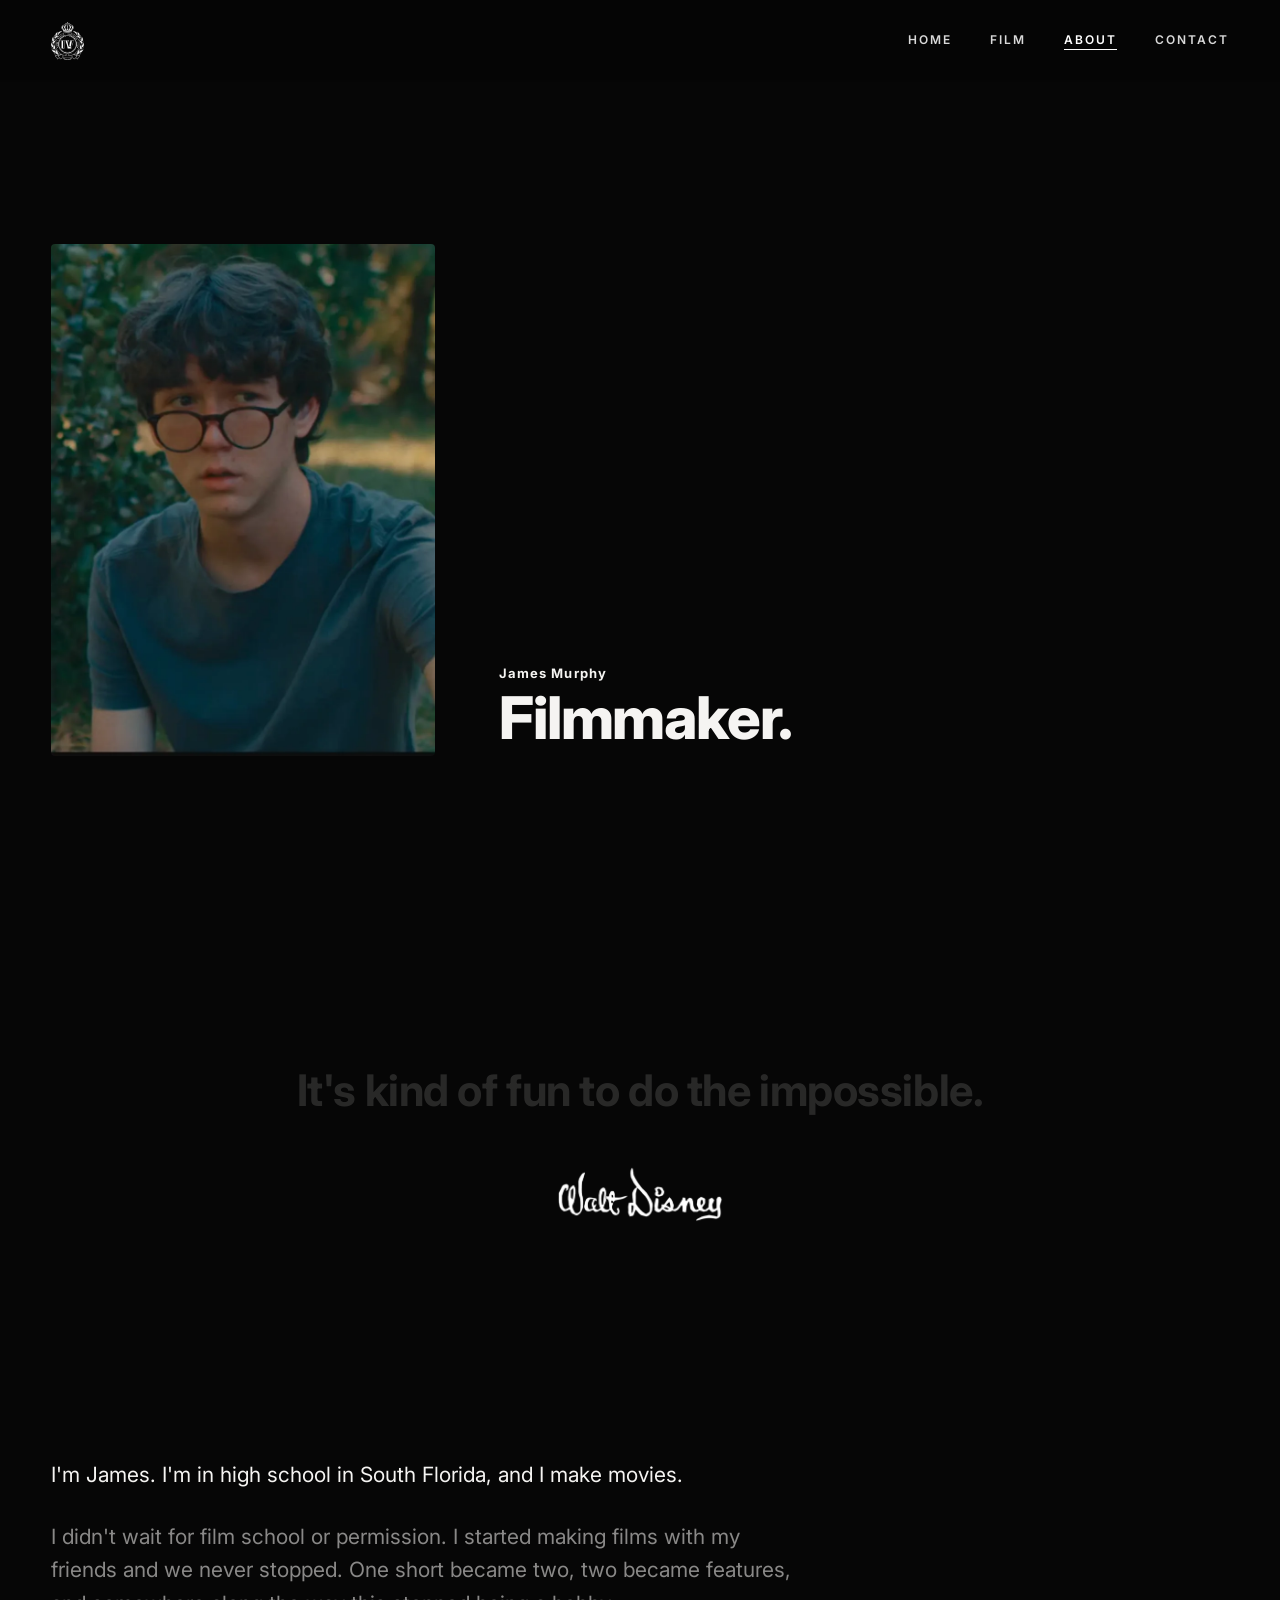
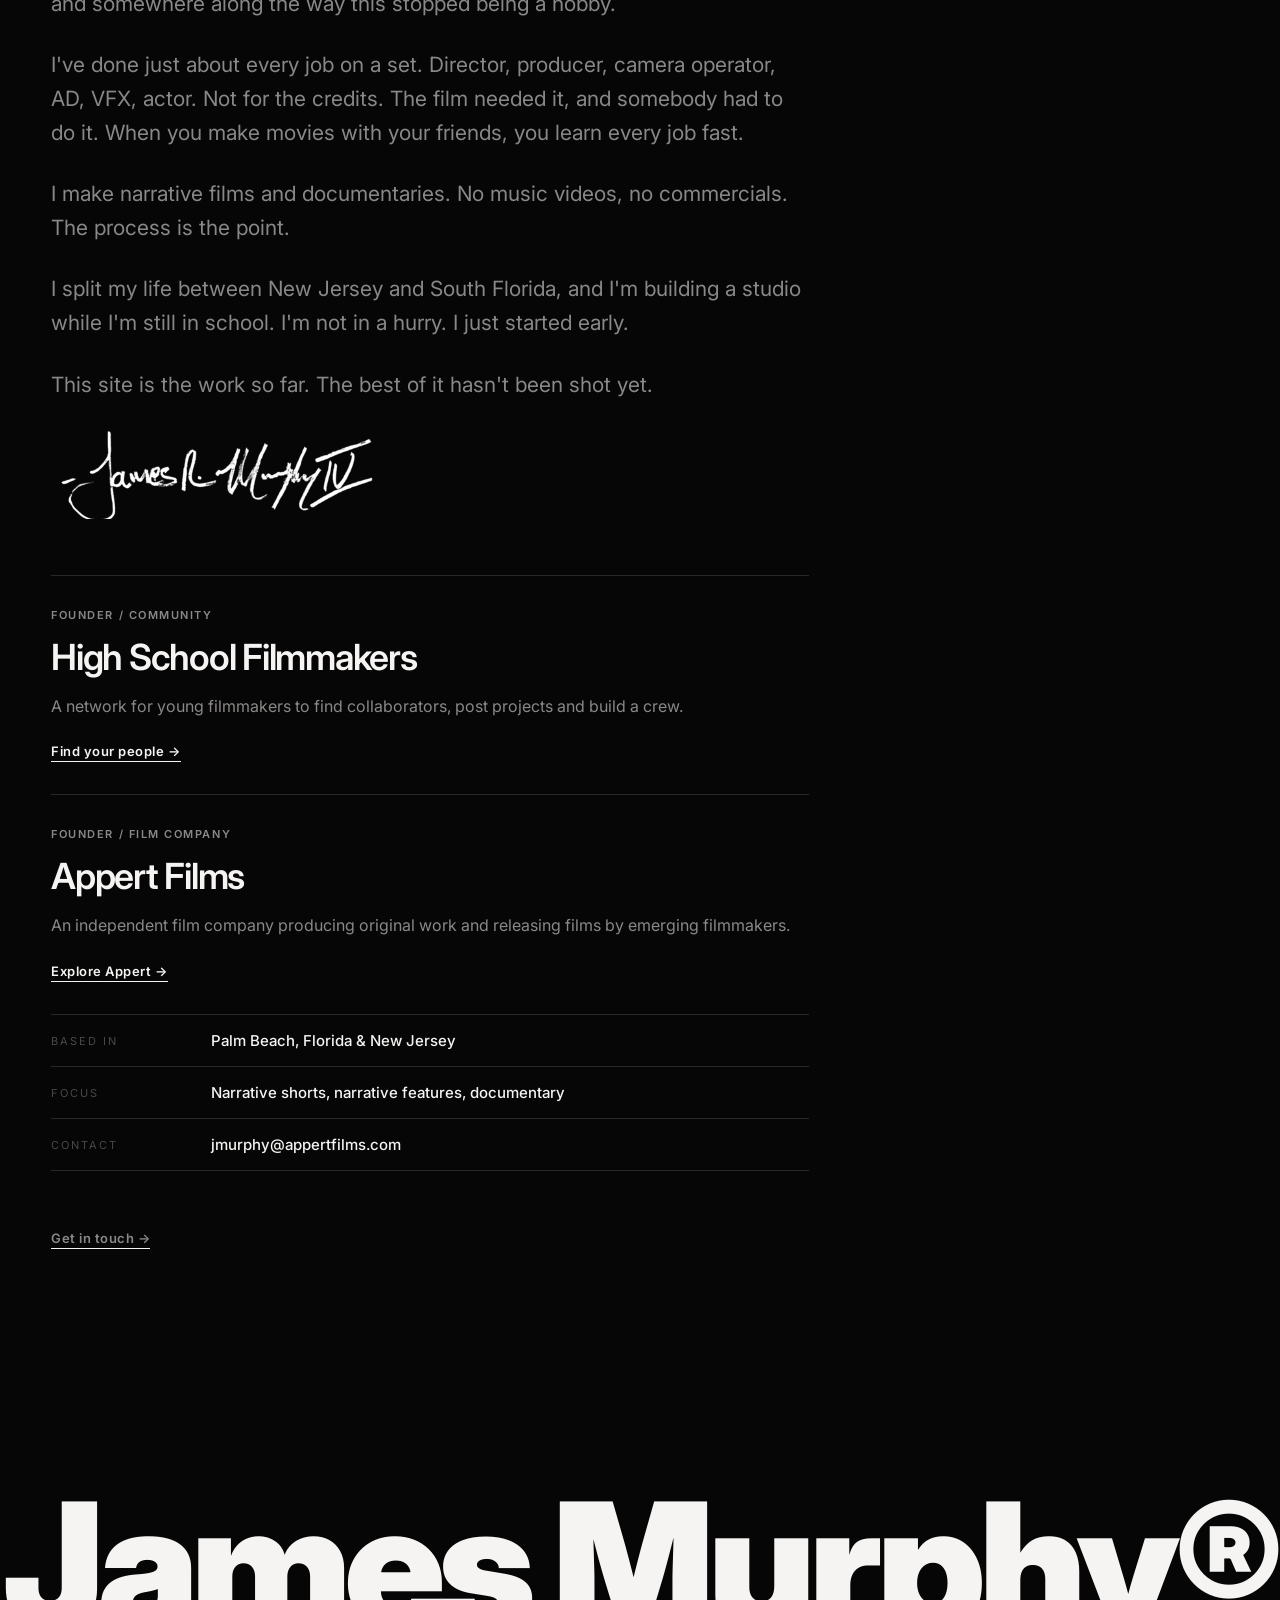
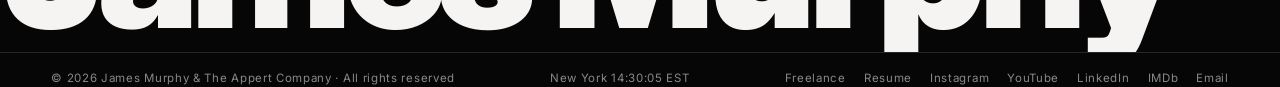
<file: about.html>
<!doctype html>
<html lang="en">
<head>
<meta charset="utf-8">
<meta name="viewport" content="width=device-width,initial-scale=1,viewport-fit=cover">
<title>James Murphy - About</title>
<meta name="description" content="James Murphy - filmmaker.">
<link rel="preconnect" href="https://fonts.googleapis.com">
<link rel="preconnect" href="https://fonts.gstatic.com" crossorigin>
<link href="https://fonts.googleapis.com/css2?family=Inter:wght@400;500;600;700;800;900&display=swap" rel="stylesheet">
<link rel="stylesheet" href="style.css?v=20261112-kotor2">
</head>
<body data-page="about">
<header class="site-header" id="siteHeader"></header>
<main id="page"></main>
<footer class="site-footer" id="siteFooter"></footer>
<script src="content.js?v=20261112-kotor2"></script>
<script src="assets/about-sig-img.js"></script>
<script src="assets/about-portrait-img.js"></script>
<script src="assets/about-story-sig-img.js"></script>
<script src="script.js?v=20261112-kotor2"></script>
</body>
</html>
</file>
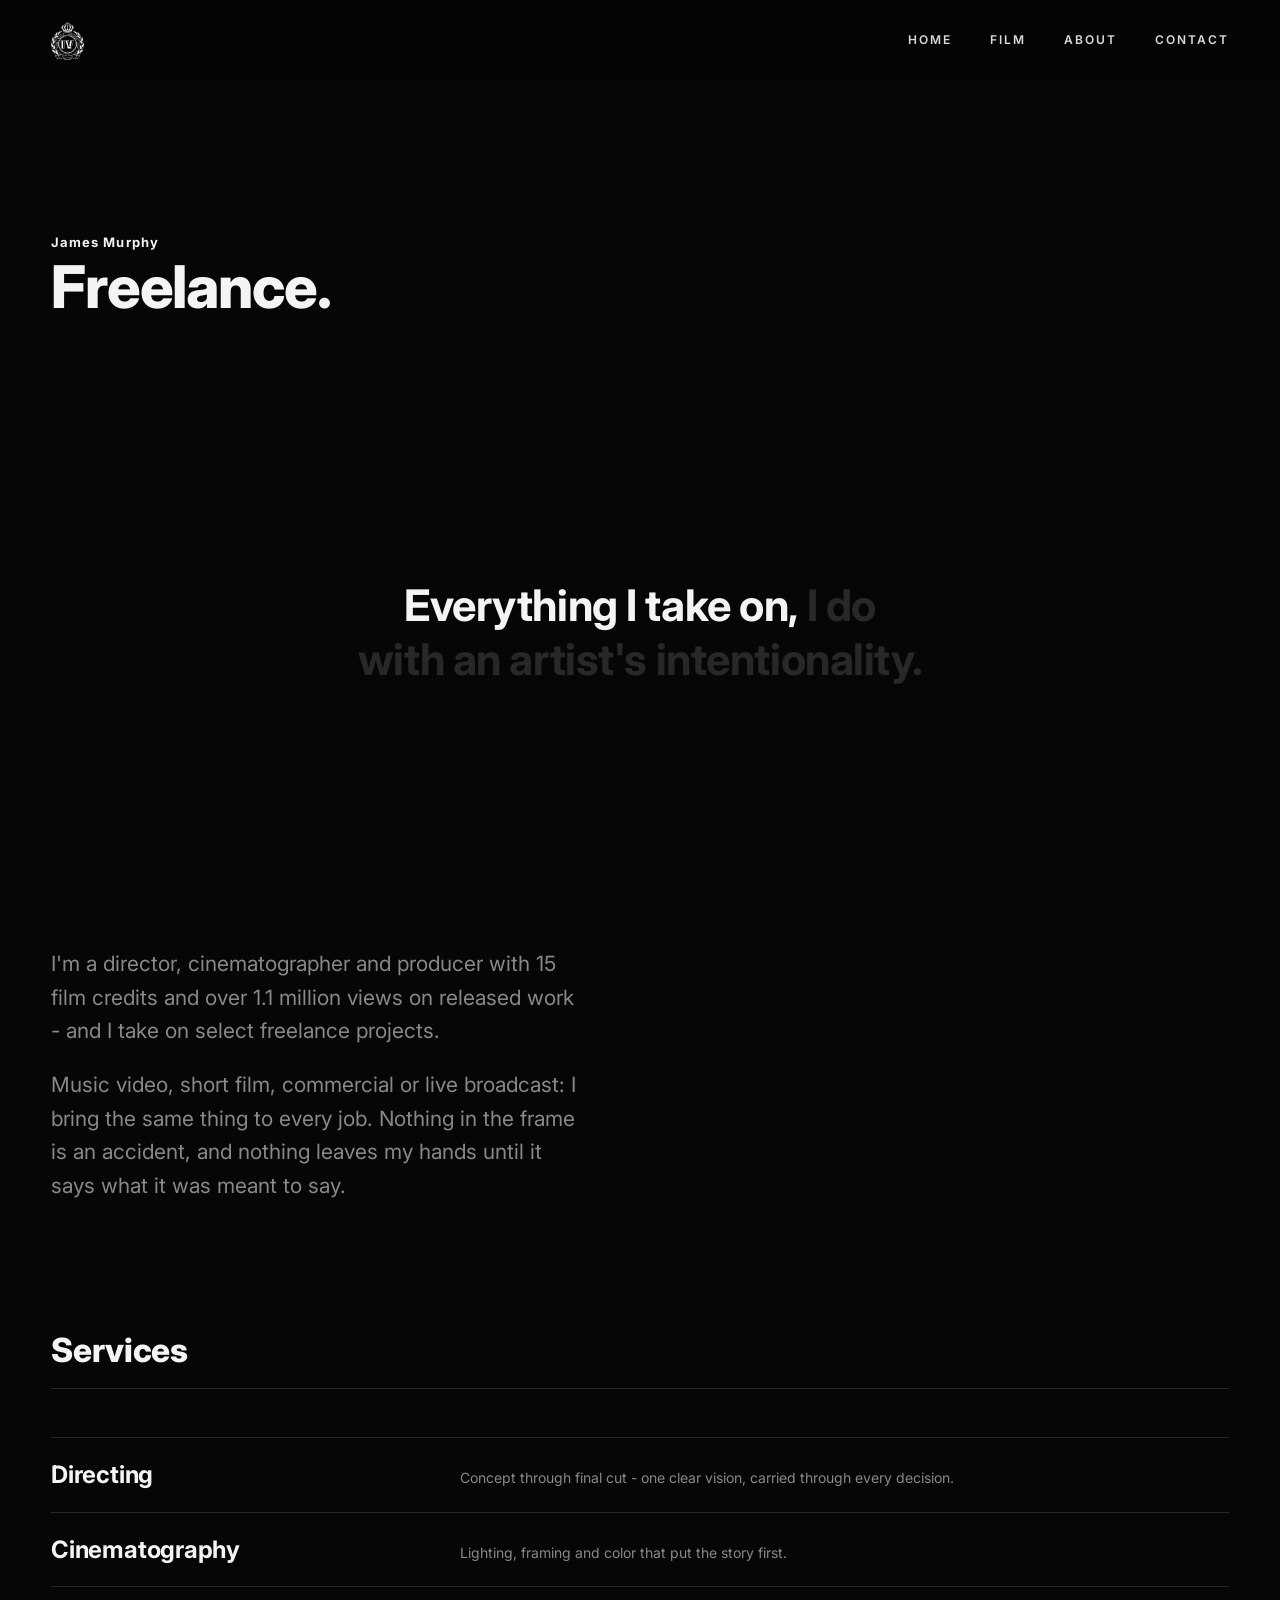
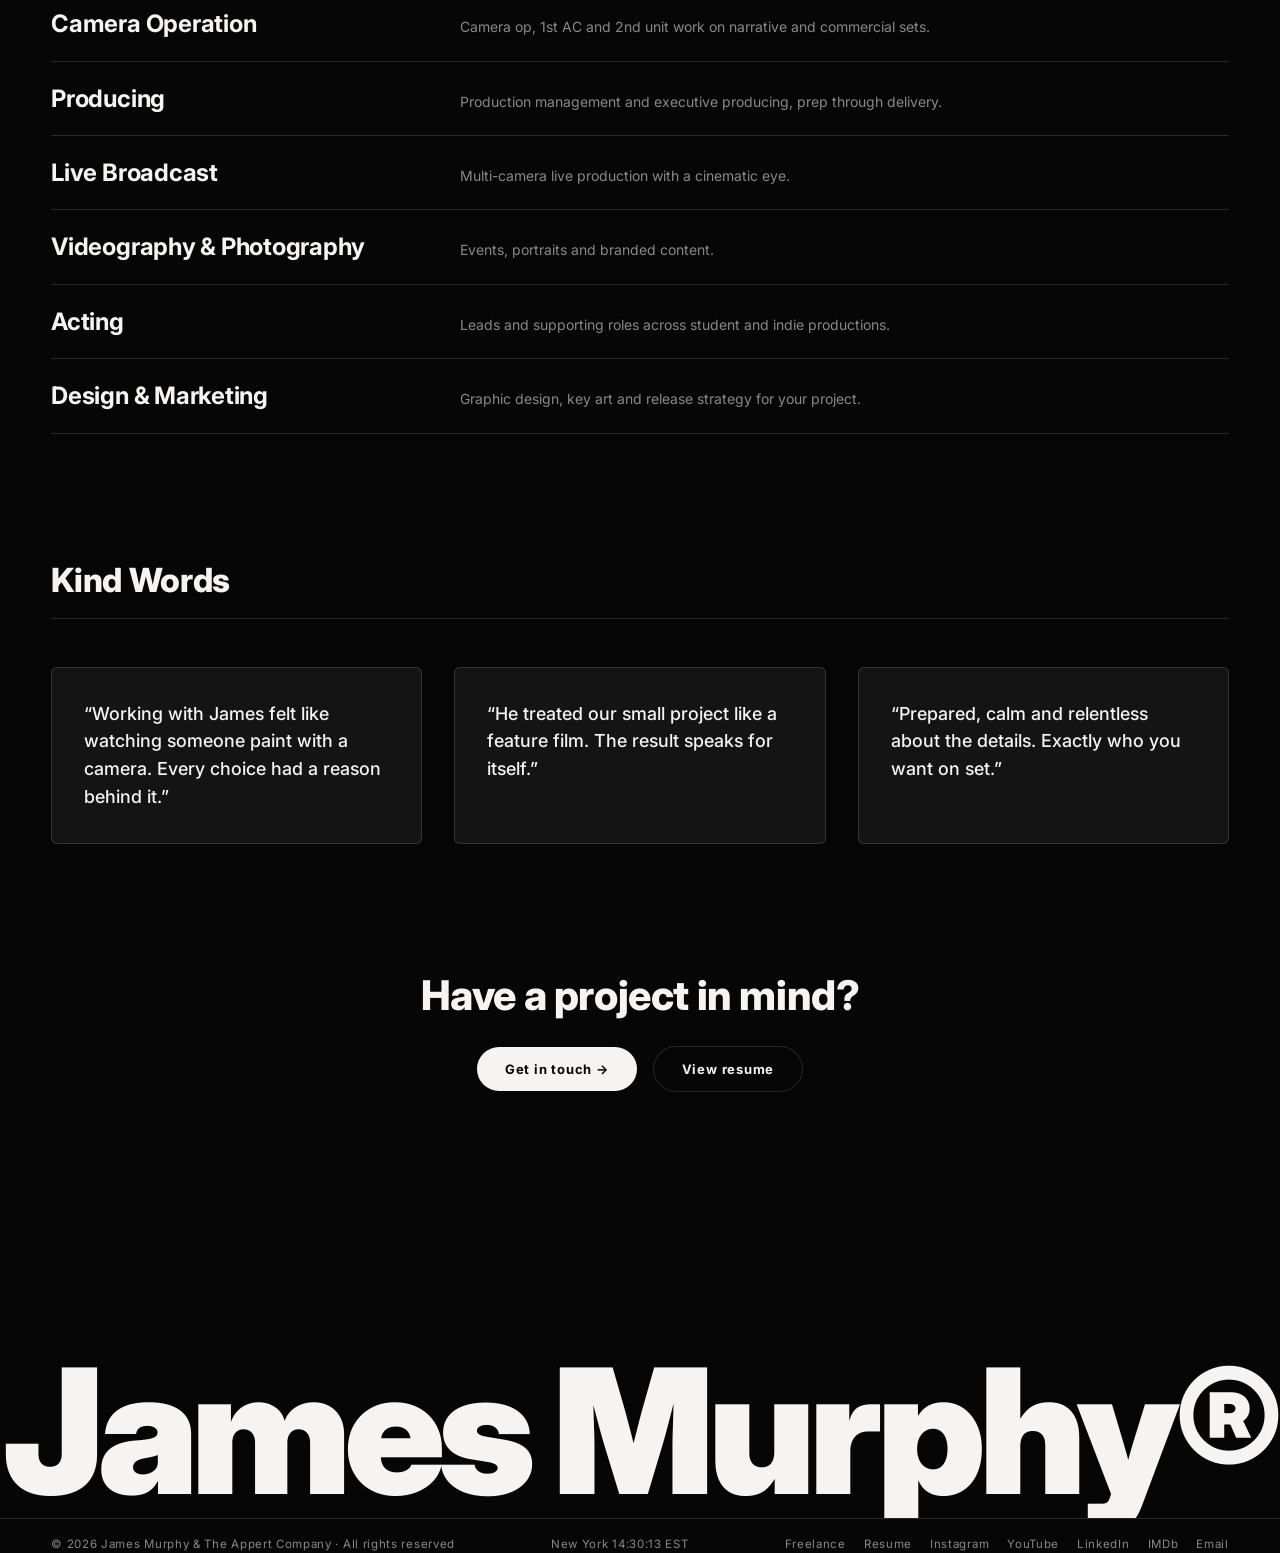
<file: freelance.html>
<!doctype html>
<html lang="en">
<head>
<meta charset="utf-8">
<meta name="viewport" content="width=device-width,initial-scale=1,viewport-fit=cover">
<title>James Murphy - Freelance</title>
<meta name="description" content="James Murphy - filmmaker.">
<link rel="preconnect" href="https://fonts.googleapis.com">
<link rel="preconnect" href="https://fonts.gstatic.com" crossorigin>
<link href="https://fonts.googleapis.com/css2?family=Inter:wght@400;500;600;700;800;900&display=swap" rel="stylesheet">
<link rel="stylesheet" href="style.css">
</head>
<body data-page="freelance">
<header class="site-header" id="siteHeader"></header>
<main id="page"></main>
<footer class="site-footer" id="siteFooter"></footer>
<script src="content.js"></script>
<script src="script.js"></script>
</body>
</html>
</file>
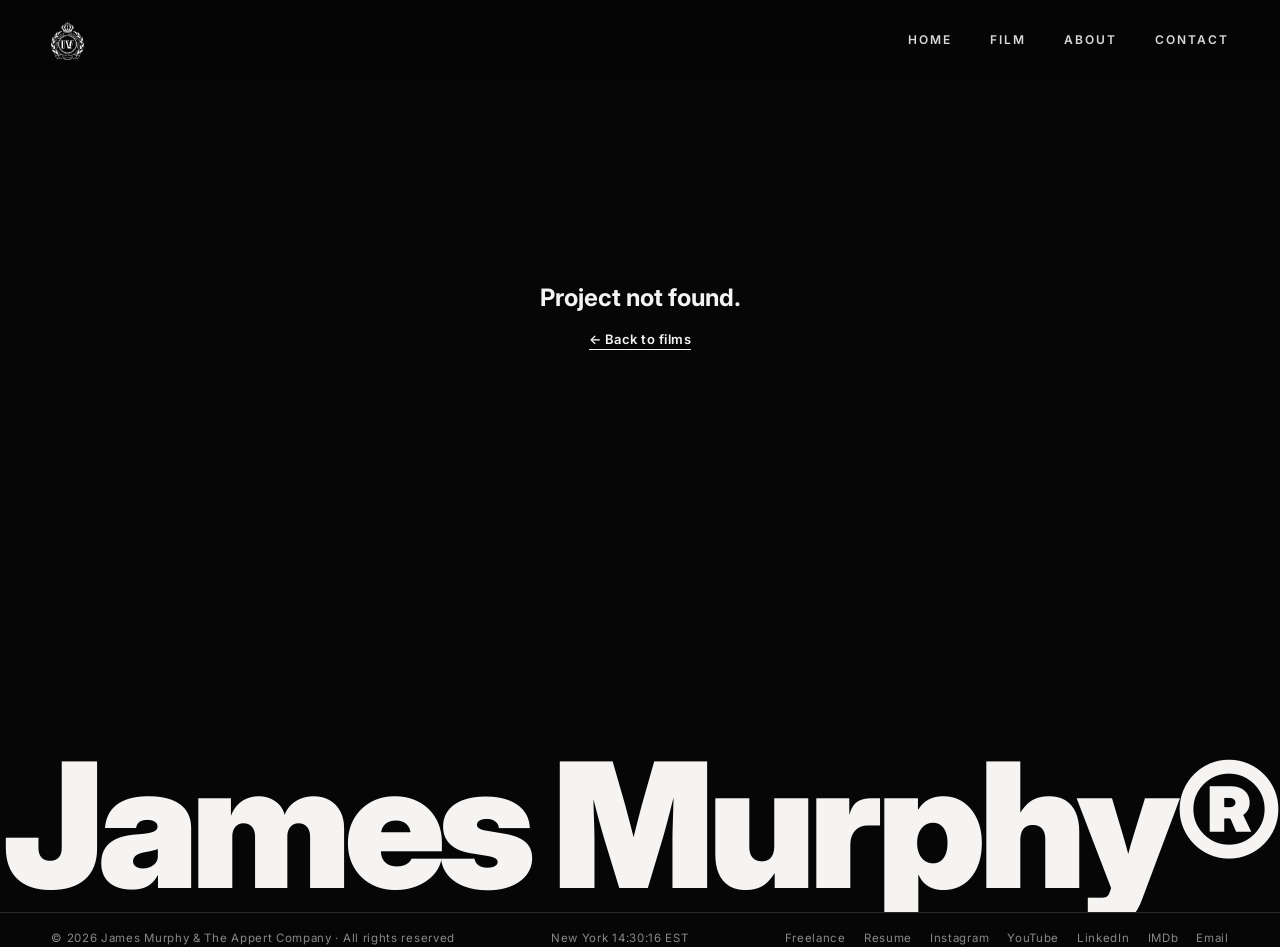
<file: project.html>
<!doctype html>
<html lang="en">
<head>
<meta charset="utf-8">
<meta name="viewport" content="width=device-width,initial-scale=1,viewport-fit=cover">
<title>James Murphy - Film</title>
<meta name="description" content="James Murphy - filmmaker.">
<link rel="preconnect" href="https://fonts.googleapis.com">
<link rel="preconnect" href="https://fonts.gstatic.com" crossorigin>
<link href="https://fonts.googleapis.com/css2?family=Inter:wght@400;500;600;700;800;900&display=swap" rel="stylesheet">
<link rel="stylesheet" href="style.css?v=20261112-kotor2">
</head>
<body data-page="project">
<header class="site-header" id="siteHeader"></header>
<main id="page"></main>
<footer class="site-footer" id="siteFooter"></footer>
<script src="content.js?v=20261112-kotor2"></script>
<script src="script.js?v=20261112-kotor2"></script>
</body>
</html>
</file>
<file: style.css>
/* ============================================================
   JAMES MURPHY - PORTFOLIO STYLES
   (Design lives here. To change words/photos, edit content.js.)
   ============================================================ */

:root {
  --bg: #060606;
  --bg-soft: #101010;
  --ink: #f5f4f2;
  --ink-dim: rgba(245, 244, 242, 0.55);
  --ink-faint: rgba(245, 244, 242, 0.28);
  --line: rgba(245, 244, 242, 0.14);
  --card: #141414;
  --ease: cubic-bezier(0.16, 1, 0.3, 1);
  --pad: clamp(20px, 4vw, 56px);
}

* { margin: 0; padding: 0; box-sizing: border-box; }
html { scroll-behavior: smooth; }
body {
  background: var(--bg);
  color: var(--ink);
  font-family: "Inter", system-ui, -apple-system, sans-serif;
  -webkit-font-smoothing: antialiased;
  overflow-x: hidden;
}
body.modal-open { overflow: hidden; }
img, video { display: block; width: 100%; height: 100%; object-fit: cover; }
a { color: inherit; text-decoration: none; }
button { font: inherit; color: inherit; background: none; border: 0; cursor: pointer; }
ul { list-style: none; }

/* ---------- page transition ---------- */
body.page-in { opacity: 0; transform: scale(0.995); transition: opacity 0.35s ease, transform 0.35s ease; }
body.page-in.page-in-done { opacity: 1; transform: none; }

/* ---------- keyframes (modeled on hugo-durand.com) ---------- */
@keyframes rise { from { opacity: 0; transform: translate3d(0, 16px, 0); } to { opacity: 1; transform: none; } }
@keyframes marquee { to { transform: translate3d(-50%, 0, 0); } }
@keyframes cue { 0% { opacity: 0; transform: translate3d(0, -5px, 0); } 45% { opacity: 1; } 100% { opacity: 0; transform: translate3d(0, 7px, 0); } }
@keyframes modal-in { from { opacity: 0; transform: translateY(14px) scale(0.98); } to { opacity: 1; transform: none; } }
@keyframes fade-in { from { opacity: 0; } to { opacity: 1; } }

.rise { opacity: 0; animation: rise 0.9s var(--ease) both; animation-delay: var(--d, 0s); }

/* ---------- header ---------- */
.site-header {
  position: fixed; inset: 0 0 auto 0; z-index: 60;
  display: flex; justify-content: space-between; align-items: center;
  padding: calc(22px + env(safe-area-inset-top, 0px)) var(--pad) 22px;
  background: rgba(6, 6, 6, 0.55);
  -webkit-backdrop-filter: blur(14px);
  backdrop-filter: blur(14px);
  color: #fff;
}
/* Home only: no backdrop blur on the header (tint + safe-area padding stay). */
body[data-page="home"] .site-header { -webkit-backdrop-filter: none; backdrop-filter: none; }
.monogram { font-weight: 800; font-size: 18px; letter-spacing: 0.06em; display: block; }
.monogram img { height: 38px; width: auto; display: block; }
.main-nav { display: flex; gap: clamp(18px, 3vw, 40px); }
.main-nav a {
  font-size: 12px; font-weight: 600; letter-spacing: 0.16em; text-transform: uppercase;
  position: relative; padding-bottom: 3px; opacity: 0.85; transition: opacity 0.25s ease;
}
.main-nav a::after {
  content: ""; position: absolute; left: 0; bottom: 0; height: 1px; width: 100%;
  background: currentColor; transform: scaleX(0); transform-origin: right;
  transition: transform 0.35s var(--ease);
}
.main-nav a:hover, .main-nav a.active { opacity: 1; }
.main-nav a:hover::after, .main-nav a.active::after { transform: scaleX(1); transform-origin: left; }

/* ---------- placeholders ---------- */
.placeholder {
  background:
    radial-gradient(120% 90% at 30% 20%, #1c1c1c 0%, #0b0b0b 60%, #060606 100%);
  display: flex; align-items: center; justify-content: center;
}
.ph-label {
  font-size: 11px; letter-spacing: 0.22em; text-transform: uppercase;
  color: var(--ink-faint); padding: 0 20px; text-align: center;
}

/* ---------- hero (home) ---------- */
.hero { position: relative; height: 100svh; min-height: 560px; overflow: hidden; isolation: isolate; }
.hero-media { position: absolute; inset: 0; }
/* Slight radial blur on the hero video: sharp at the center logo, softer toward the edges. */
.hero-media::after {
  content: ""; position: absolute; inset: 0;
  backdrop-filter: blur(22px); -webkit-backdrop-filter: blur(22px);
  mask-image: radial-gradient(ellipse 62% 62% at 50% 50%, transparent 32%, #000 78%);
  -webkit-mask-image: radial-gradient(ellipse 62% 62% at 50% 50%, transparent 32%, #000 78%);
}
.hero-media video, .hero-media img { transform: scale(1.06); animation: hero-settle 2.4s var(--ease) both; }
.hero-wm { position: absolute; inset: 0; background: url(assets/watermark.png) center / auto 100% no-repeat; pointer-events: none; }
/* TEMP (Nov 3): big background crest hidden at James's request - delete this rule to bring it back. */
.hero-wm { display: none; }
.hero-crest { mix-blend-mode: difference; position: absolute; left: 50%; top: 50%; height: clamp(170px, 38svh, 430px); aspect-ratio: 800 / 936; transform: translate(-50%, -50%); pointer-events: none; }
.hero-crest > * { position: absolute; inset: 0; width: 100%; height: 100%; display: block; }
@keyframes hero-settle { from { transform: scale(1.12); } to { transform: scale(1.06); } }
.hero-grain { position: absolute; inset: 0; background: linear-gradient(to top, rgba(0,0,0,0.72) 0%, rgba(0,0,0,0.15) 45%, rgba(0,0,0,0.25) 100%); }
.hero-bottom {
  position: absolute; inset: auto 0 96px 0;
  display: flex; justify-content: space-between; align-items: flex-end; gap: 24px;
  padding: 0 var(--pad);
}
.hero-eyebrow { font-size: 13px; font-weight: 700; letter-spacing: 0.08em; margin-bottom: 6px; }
.hero-headline {
  font-size: clamp(30px, 4.6vw, 64px); font-weight: 800; letter-spacing: -0.02em;
  line-height: 1.04; max-width: 15ch;
}
.hero-headline span { font-size: 0.55em; font-weight: 700; }
.hero-tagline { margin-top: 12px; font-size: clamp(14px, 1.4vw, 18px); color: var(--ink-dim); max-width: 46ch; }
.hero-links { display: flex; flex-direction: column; gap: 14px; text-align: right; }
.hero-links a {
  font-size: 14px; font-weight: 500; width: max-content; margin-left: auto;
  border-bottom: 1px solid var(--ink); padding-bottom: 3px;
  transition: opacity 0.25s ease, border-color 0.25s ease;
}
.hero-links a:hover { opacity: 0.6; }

/* ---------- brand marquee (bottom of hero) ---------- */
.hero-marquee {
  position: absolute; inset: auto 0 0 0; overflow: hidden; padding: 18px 0;
  border-top: 1px solid var(--line);
  -webkit-mask-image: linear-gradient(90deg, transparent, #000 8%, #000 92%, transparent);
  mask-image: linear-gradient(90deg, transparent, #000 8%, #000 92%, transparent);
}
.marquee-track {
  display: flex; gap: clamp(40px, 6vw, 90px); width: max-content;
  animation: marquee 60s linear infinite;
}
.marquee-track span {
  font-size: 12px; font-weight: 600; letter-spacing: 0.24em; text-transform: uppercase;
  color: var(--ink-dim); white-space: nowrap;
}
.hero-marquee:hover .marquee-track { animation-play-state: paused; }

/* ---------- statement with word-by-word illumination ---------- */
.statement {
  min-height: 70vh; display: flex; flex-direction: column; align-items: center; justify-content: center;
  gap: 48px; padding: 15vh var(--pad); text-align: center;
}
.statement-text {
  font-size: clamp(24px, 3.4vw, 46px); font-weight: 700; letter-spacing: -0.01em;
  line-height: 1.25; max-width: 34ch; text-wrap: balance;
}
.word-reveal .w { opacity: 0.14; transition: opacity 0.35s ease; }
.statement-by { font-size: 13px; letter-spacing: 0.22em; text-transform: uppercase; color: var(--ink-faint); margin: 0; }
.statement-sig { height: clamp(38px, 5vw, 58px); width: auto; display: block; margin: 0 auto; }

/* ---------- handwritten note ---------- */
.about-note { display: flex; justify-content: center; padding: 0 var(--pad) 12vh; }
.about-note img { display: block; width: min(720px, 92%); height: auto; }
.word-reveal .w.lit { opacity: 1; }

/* ---------- views counter ---------- */
.stats {
  display: flex; flex-direction: column; align-items: center; gap: 14px;
  padding: 2vh var(--pad) 12vh; text-align: center;
}
.stat-number {
  font-size: clamp(52px, 8.5vw, 120px); font-weight: 900; letter-spacing: -0.03em;
  line-height: 1; font-variant-numeric: tabular-nums;
}
.stat-label {
  font-size: 12px; letter-spacing: 0.24em; text-transform: uppercase; color: var(--ink-dim);
}

/* ---------- scroll cue ---------- */
.scroll-cue {
  display: inline-flex; flex-direction: column; align-items: center; gap: 8px;
  font-size: 12px; letter-spacing: 0.2em; text-transform: uppercase; color: var(--ink-dim);
  transition: color 0.25s ease;
}
.scroll-cue:hover { color: var(--ink); }
.cue-arrows { display: inline-flex; flex-direction: column; }
.cue-arrows i {
  width: 8px; height: 8px; border-right: 1.5px solid currentColor; border-bottom: 1.5px solid currentColor;
  transform: rotate(45deg); margin-top: -3px;
  animation: cue 1.9s ease-in-out infinite;
}
.cue-arrows i:last-child { animation-delay: 0.25s; }

/* ---------- home featured grid ---------- */
.featured { padding: 10vh var(--pad) 14vh; }
.section-head {
  display: flex; justify-content: space-between; align-items: baseline;
  margin-bottom: 48px; border-bottom: 1px solid var(--line); padding-bottom: 18px;
}
.section-title { font-size: clamp(22px, 2.6vw, 34px); font-weight: 800; letter-spacing: -0.01em; }
.text-link {
  font-size: 13px; font-weight: 600; letter-spacing: 0.04em;
  border-bottom: 1px solid var(--ink); padding-bottom: 2px; transition: opacity 0.25s ease;
}
.text-link:hover { opacity: 0.6; }
.films-grid {
  display: grid; grid-template-columns: repeat(2, 1fr); gap: clamp(16px, 2.5vw, 32px);
}
.film-card { display: block; }
.film-thumb {
  aspect-ratio: 16 / 10; overflow: hidden; border-radius: 4px; position: relative;
}
.film-thumb img, .film-thumb video { transition: transform 0.8s var(--ease); }
.film-card:hover .film-thumb img, .film-card:hover .film-thumb video { transform: scale(1.045); }
.film-card .placeholder { transition: background 0.8s var(--ease); }
.film-card:hover .placeholder { filter: brightness(1.35); }
.film-meta { display: flex; justify-content: space-between; align-items: baseline; gap: 16px; margin-top: 14px; }
.film-title { font-size: 15px; font-weight: 700; letter-spacing: 0.01em; }
.film-cat { font-size: 12px; color: var(--ink-dim); letter-spacing: 0.06em; text-transform: uppercase; white-space: nowrap; }

/* ---------- reveal on scroll ---------- */
.reveal { opacity: 0; transform: translateY(26px); transition: opacity 0.9s var(--ease), transform 0.9s var(--ease); transition-delay: var(--d, 0s); }
.reveal.in { opacity: 1; transform: none; }

/* ---------- footer ---------- */
.site-footer { padding: 12vh 0 0; overflow: hidden; }
.footer-wordmark {
  font-weight: 900; letter-spacing: -0.04em;
  line-height: 1; text-align: center; white-space: nowrap;
  width: fit-content; margin: 0 auto; user-select: none;
}
.footer-row {
  display: flex; justify-content: space-between; align-items: center; gap: 16px; flex-wrap: wrap;
  border-top: 1px solid var(--line); padding: 18px var(--pad) 26px;
  font-size: 11.5px; letter-spacing: 0.06em; color: var(--ink-dim);
  position: relative; background: var(--bg);
}
.footer-socials { display: flex; gap: 18px; flex-wrap: wrap; justify-content: flex-end; }
@media (max-width: 560px) { .footer-socials { gap: 14px; } }
.footer-socials a { transition: color 0.25s ease; }
.footer-socials a:hover { color: var(--ink); }

/* ============================================================
   FILM PAGE
   ============================================================ */
.film-intro { position: relative; height: 100svh; min-height: 560px; overflow: hidden; }
.film-intro-media { position: absolute; inset: 0; }
/* Same radial blur as the home hero: sharp center, soft edges toward the frame. */
.film-intro-media::after {
  content: ""; position: absolute; inset: 0;
  backdrop-filter: blur(22px); -webkit-backdrop-filter: blur(22px);
  mask-image: radial-gradient(ellipse 62% 62% at 50% 50%, transparent 32%, #000 78%);
  -webkit-mask-image: radial-gradient(ellipse 62% 62% at 50% 50%, transparent 32%, #000 78%);
}
.film-intro::after {
  content: ""; position: absolute; inset: 0;
  background: linear-gradient(to top, rgba(0,0,0,0.78) 0%, rgba(0,0,0,0.2) 55%, rgba(0,0,0,0.3) 100%);
}
.film-intro-text { position: absolute; inset: auto 0 96px 0; padding: 0 var(--pad); z-index: 2; }
.film-intro-headline {
  font-size: clamp(26px, 3.6vw, 54px); font-weight: 700; letter-spacing: -0.015em;
  line-height: 1.14; max-width: 24ch;
}
.film-intro .scroll-cue { position: absolute; right: var(--pad); bottom: 100px; z-index: 2; }

/* --- viewer (scroll-driven project player) --- */
.viewer { position: relative; }
.viewer-stage { position: sticky; top: 0; height: 100vh; overflow: hidden; }
.viewer-bgs, .viewer-bg { position: absolute; inset: 0; }
.viewer-bg { opacity: 0; transition: opacity 0.7s ease; }
.viewer-bg.on { opacity: 1; }
.viewer-bg-media { position: absolute; inset: 0; filter: brightness(0.65); }
.viewer-bg-shade { position: absolute; inset: 0; background: linear-gradient(to top, rgba(0,0,0,0.6), rgba(0,0,0,0.12) 50%, rgba(0,0,0,0.25)); }
.viewer-top {
  position: absolute; top: 84px; left: var(--pad); right: var(--pad); z-index: 5;
  display: flex; justify-content: space-between;
}
.viewer-navbtn {
  font-size: 12px; font-weight: 600; letter-spacing: 0.14em; text-transform: uppercase;
  color: var(--ink-dim); transition: color 0.25s ease; padding: 6px 0;
}
.viewer-navbtn:hover { color: var(--ink); }
.viewer-list-wrap {
  position: absolute; left: var(--pad); top: 50%; transform: translateY(-50%);
  height: 46vh; overflow: hidden; z-index: 5;
  -webkit-mask-image: linear-gradient(180deg, transparent, #000 18%, #000 82%, transparent);
  mask-image: linear-gradient(180deg, transparent, #000 18%, #000 82%, transparent);
}
.viewer-list { transition: transform 0.6s var(--ease); }
.viewer-list li { height: 38px; display: flex; align-items: center; }
.viewer-list button {
  font-size: 17px; font-weight: 600; text-align: left; color: rgba(245, 244, 242, 0.66);
  transition: color 0.35s ease, transform 0.35s var(--ease); white-space: nowrap;
}
.viewer-list button strong { font-weight: 700; }
.viewer-list li.on button { color: var(--ink); transform: translateX(6px); }
.viewer-credits {
  position: absolute; right: var(--pad); top: 50%; transform: translateY(-50%); z-index: 5;
  display: flex; flex-direction: column; gap: 10px; text-align: right;
}
.credit-row { font-size: 13px; }
.credit-row span { color: var(--ink-dim); margin-right: 12px; letter-spacing: 0.08em; text-transform: uppercase; font-size: 11px; }
.credit-row strong { font-weight: 700; }
.viewer-cue {
  position: absolute; left: 50%; bottom: 76px; transform: translateX(-50%); z-index: 5;
  display: flex; flex-direction: column; align-items: center; gap: 6px;
  font-size: 11px; letter-spacing: 0.18em; text-transform: uppercase; color: var(--ink-dim);
  transition: opacity 0.4s ease;
}
.viewer-cue.hidden { opacity: 0; }
.viewer-bottom {
  position: absolute; left: var(--pad); right: var(--pad); bottom: 24px; z-index: 5;
  display: flex; justify-content: space-between; align-items: center; gap: 16px;
}
.viewer-year, .viewer-count { font-size: 12px; letter-spacing: 0.14em; color: var(--ink-dim); font-variant-numeric: tabular-nums; }
.viewer-filters { display: flex; gap: 8px; flex-wrap: wrap; justify-content: center; }
.filter-pill {
  font-size: 11px; font-weight: 600; letter-spacing: 0.1em; text-transform: uppercase;
  color: var(--ink-dim); border: 1px solid var(--line); border-radius: 999px;
  padding: 7px 14px; transition: all 0.3s ease; backdrop-filter: blur(6px);
}
.filter-pill:hover { color: var(--ink); border-color: var(--ink-dim); }
.filter-pill.on { background: var(--ink); color: #000; border-color: var(--ink); }

/* --- overview (index table) --- */
.overview {
  position: fixed; inset: 0; z-index: 70; background: var(--bg);
  display: none; padding: 96px var(--pad) var(--pad);
}
.overview.open { display: flex; gap: clamp(24px, 4vw, 64px); animation: fade-in 0.35s ease both; }
.overview-back { position: absolute; top: 32px; left: var(--pad); }
.overview-table-wrap { flex: 1; min-width: 0; overflow-y: auto; padding-top: 24px; padding-right: 24px; }
.overview-head {
  display: grid; grid-template-columns: 70px 1fr auto; gap: 20px;
  font-size: 11px; letter-spacing: 0.18em; text-transform: uppercase; color: var(--ink-faint);
  padding-bottom: 14px; border-bottom: 1px solid var(--line);
}
.overview-row {
  display: grid; grid-template-columns: 70px 1fr auto; gap: 20px; width: 100%;
  align-items: baseline; padding: 13px 0; border-bottom: 1px solid var(--line);
  text-align: left; color: var(--ink-faint); transition: color 0.25s ease, padding-left 0.3s var(--ease);
}
.ov-year { font-size: 12px; letter-spacing: 0.08em; font-variant-numeric: tabular-nums; }
.ov-title { font-size: clamp(15px, 1.8vw, 22px); font-weight: 500; }
.ov-title strong { font-weight: 800; }
.ov-type { font-size: 11px; letter-spacing: 0.12em; text-transform: uppercase; }
.overview-row:hover, .overview-row.on { color: var(--ink); padding-left: 10px; }
.overview-preview { width: clamp(260px, 32vw, 460px); flex-shrink: 0; align-self: center; }
.ov-thumb { aspect-ratio: 4 / 3; border-radius: 4px; overflow: hidden; animation: fade-in 0.3s ease; }
.ov-cap { display: flex; justify-content: space-between; gap: 12px; margin-top: 12px; font-size: 12px; letter-spacing: 0.08em; text-transform: uppercase; color: var(--ink-dim); }

/* ============================================================
   ABOUT PAGE
   ============================================================ */
.about-hero {
  min-height: 92svh; display: flex; align-items: flex-end; gap: clamp(24px, 5vw, 80px);
  padding: 120px var(--pad) 8vh;
}
.about-portrait { width: clamp(240px, 30vw, 420px); aspect-ratio: 3 / 4; flex-shrink: 0; border-radius: 4px; overflow: hidden; }
.about-portrait .placeholder { height: 100%; }
.about-hero-text { padding-bottom: 8px; }
.about-body { padding: 0 var(--pad) 10vh; max-width: 860px; }
.about-story-sig { height: clamp(64px, 9vw, 96px); width: auto; display: block; margin: -6px 0 28px; opacity: .92; }
.about-body > p { font-size: clamp(16px, 1.7vw, 21px); line-height: 1.6; color: var(--ink-dim); margin-bottom: 28px; }
.about-body > p:first-child { color: var(--ink); }
.about-facts { margin: 48px 0; border-top: 1px solid var(--line); }
.fact-row {
  display: grid; grid-template-columns: 140px 1fr; gap: 20px;
  padding: 16px 0; border-bottom: 1px solid var(--line);
}
.fact-row dt { font-size: 11px; letter-spacing: 0.18em; text-transform: uppercase; color: var(--ink-faint); padding-top: 3px; }
.fact-row dd { font-size: 15px; font-weight: 500; }

/* ============================================================
   CONTACT MODAL
   ============================================================ */
.modal-backdrop {
  position: fixed; inset: 0; z-index: 100;
  background: rgba(4, 4, 4, 0.55); backdrop-filter: blur(14px); -webkit-backdrop-filter: blur(14px);
  display: flex; align-items: center; justify-content: center; padding: 20px;
  opacity: 0; pointer-events: none; transition: opacity 0.3s ease;
}
.modal-backdrop.open { opacity: 1; pointer-events: auto; }
.modal-card {
  position: relative; width: min(520px, 100%); max-height: 92svh; overflow-y: auto;
  background: var(--card); border: 1px solid var(--line); border-radius: 18px;
  padding: clamp(24px, 4vw, 40px);
}
.modal-backdrop.open .modal-card { animation: modal-in 0.4s var(--ease) both; }
.modal-close {
  position: absolute; top: 16px; right: 16px; width: 34px; height: 34px;
  display: flex; align-items: center; justify-content: center;
  font-size: 20px; color: var(--ink-dim); background: rgba(255,255,255,0.06); border-radius: 50%;
  transition: all 0.25s ease;
}
.modal-close:hover { color: var(--ink); background: rgba(255,255,255,0.12); transform: rotate(90deg); }
.modal-title { font-size: clamp(24px, 3vw, 32px); font-weight: 800; letter-spacing: -0.01em; }
.modal-sub { color: var(--ink-dim); font-size: 15px; margin-top: 4px; }
.modal-person { display: flex; align-items: center; gap: 14px; margin: 24px 0; }
.modal-avatar { width: 46px; height: 46px; border-radius: 50%; object-fit: cover; }
.modal-avatar-ph {
  display: flex; align-items: center; justify-content: center;
  background: linear-gradient(135deg, #2a2a2a, #161616); border: 1px solid var(--line);
  font-weight: 800; font-size: 18px;
}
.modal-person strong { display: block; font-size: 15px; }
.modal-person span { font-size: 13px; color: var(--ink-dim); }
.modal-socials { display: flex; gap: 18px; margin: -8px 0 24px; }
.modal-socials a { font-size: 13px; letter-spacing: 0.14em; text-transform: uppercase; color: var(--ink-dim); text-decoration: none; transition: color 0.25s ease; }
.modal-socials a:hover { color: var(--ink); }
.modal-rule { border: 0; border-top: 1px solid var(--line); margin-bottom: 24px; }
#contactForm label {
  display: block; font-size: 11px; font-weight: 600; letter-spacing: 0.16em; text-transform: uppercase;
  color: var(--ink-dim); margin-bottom: 18px;
}
#contactForm input, #contactForm textarea {
  display: block; width: 100%; margin-top: 8px;
  background: #1d1d1d; border: 1px solid rgba(255,255,255,0.07); border-radius: 10px;
  color: var(--ink); font: inherit; font-size: 14.5px; padding: 13px 15px;
  outline: none; transition: border-color 0.25s ease, background 0.25s ease; resize: vertical;
}
#contactForm input::placeholder, #contactForm textarea::placeholder { color: var(--ink-faint); }
#contactForm input:focus, #contactForm textarea:focus { border-color: rgba(255,255,255,0.3); background: #202020; }
.modal-send {
  width: 100%; padding: 15px; border-radius: 999px;
  background: var(--ink); color: #000; font-weight: 700; font-size: 15px;
  display: flex; align-items: center; justify-content: center; gap: 10px;
  transition: transform 0.25s var(--ease), opacity 0.25s ease;
}
.modal-send:hover { transform: scale(1.02); }
.modal-send:active { transform: scale(0.98); }
.modal-send:disabled { opacity: 0.55; cursor: wait; }
.send-icon { transform: rotate(-45deg); display: inline-block; font-size: 14px; }
.modal-status { margin-top: 14px; font-size: 13px; color: var(--ink-dim); min-height: 1em; }
.modal-status.ok { color: #7ee2a0; }
.modal-status.err { color: #f0a0a0; }
.modal-status a { text-decoration: underline; }

/* ============================================================
   RESPONSIVE
   ============================================================ */
@media (max-width: 860px) {
  .films-grid { grid-template-columns: 1fr; }
  .viewer-bg-shade { background: linear-gradient(to right, rgba(0,0,0,0.78), rgba(0,0,0,0.42) 55%, rgba(0,0,0,0.2)), linear-gradient(to top, rgba(0,0,0,0.6), rgba(0,0,0,0.12) 50%, rgba(0,0,0,0.25)); }
  .overview-preview { display: none; }
  .viewer-credits { display: none; }
  .viewer-list-wrap { height: 40vh; }
  .viewer-list li { height: 44px; }
  .viewer-list button { font-size: 14px; line-height: 1.3; white-space: normal; }
  .about-hero { flex-direction: column; align-items: flex-start; justify-content: flex-end; }
  /* Home statement: 3 balanced lines on phones - slightly smaller type, near-full width. */
  body[data-page="home"] .statement-text { font-size: 19px; }
  body[data-page="home"] .statement { padding-left: 14px; padding-right: 14px; }
}
@media (max-width: 560px) {
  .hero-bottom { flex-direction: column; align-items: flex-start; bottom: 110px; }
  /* Center the foreground crest between the nav and the intro on phones. */
  .hero-crest { top: 38svh; height: clamp(180px, 34svh, 320px); }
  /* Zoom the crest watermark so it crops/fills like the desktop hero, offset left so the ring and laurel show around the centered white crest. */
  .hero-wm { background-size: auto 170%; background-position: 15% 43%; }
  .hero-links { flex-direction: row; gap: 20px; text-align: left; }
  .hero-links a { margin-left: 0; }
  .film-intro .scroll-cue { display: none; }
  .viewer-bottom { flex-wrap: wrap; }
  .viewer-cue { bottom: 126px; }
  .viewer-filters { order: 3; width: 100%; justify-content: flex-start; }
  .viewer-list-wrap { left: 16px; right: 16px; }
  .viewer-list-wrap { height: 34vh; }
  .fact-row { grid-template-columns: 1fr; gap: 4px; }
  .footer-row { justify-content: center; text-align: center; }
  /* About page: flow sections naturally on phones instead of tall vh gaps. */
  body[data-page="about"] .about-hero { min-height: 0; gap: 32px; padding: calc(96px + env(safe-area-inset-top, 0px)) var(--pad) 4vh; }
  body[data-page="about"] .statement { min-height: 0; gap: 24px; padding: 6vh var(--pad); }
}

/* ============================================================
   REDUCED MOTION
   ============================================================ */
@media (prefers-reduced-motion: reduce) {
  *, *::before, *::after { animation-duration: 0.001s !important; transition-duration: 0.001s !important; }
  html { scroll-behavior: auto; }
  .word-reveal .w { opacity: 1; }
}

/* ============================================================
   PROJECT PAGE
   ============================================================ */
.project-close {
  position: fixed; top: 84px; right: var(--pad); z-index: 60;
  width: 40px; height: 40px; display: flex; align-items: center; justify-content: center;
  font-size: 24px; color: var(--ink-dim); background: rgba(255,255,255,0.05);
  border: 1px solid var(--line); border-radius: 50%;
  transition: all 0.25s ease;
}
.project-close:hover { color: var(--ink); transform: rotate(90deg); }
.project-hero { padding: clamp(90px, 12vh, 140px) var(--pad) 6vh; }
.project-title {
  font-size: clamp(38px, 7.5vw, 110px); font-weight: 800; letter-spacing: -0.03em;
  line-height: 0.98; max-width: 14ch;
}
.project-meta {
  margin-top: 16px; font-size: 13px; letter-spacing: 0.1em; text-transform: uppercase;
  color: var(--ink-dim);
}
.project-main {
  display: grid; grid-template-columns: 1.6fr 1fr; gap: clamp(24px, 4vw, 64px);
  margin-top: clamp(32px, 6vh, 72px); align-items: start;
}
.project-player { aspect-ratio: 16 / 9; border-radius: 4px; overflow: hidden; background: #000; }
.project-player iframe { width: 100%; height: 100%; border: 0; }
.project-player-unreleased .placeholder { height: 100%; }
.project-source { margin-top: 16px; }
.project-credits h2 {
  font-size: 12px; font-weight: 600; letter-spacing: 0.18em; text-transform: uppercase;
  color: var(--ink-faint); margin-bottom: 8px;
}
.pc-row {
  display: grid; grid-template-columns: minmax(110px, 0.9fr) 1.4fr; gap: 16px;
  padding: 10px 0; border-bottom: 1px solid var(--line); font-size: 14px; align-items: baseline;
}
.pc-row span { color: var(--ink-dim); font-size: 12.5px; }
.pc-row strong { font-weight: 600; }
.project-images { padding: 8vh var(--pad); }
.project-images h2 {
  font-size: 12px; font-weight: 600; letter-spacing: 0.18em; text-transform: uppercase;
  color: var(--ink-faint); margin-bottom: 24px;
}
.project-images-grid {
  display: grid; grid-template-columns: repeat(3, 1fr); gap: clamp(10px, 1.5vw, 20px);
}
.pi-cell { aspect-ratio: 4 / 3; border-radius: 4px; overflow: hidden; }
.pi-cell .placeholder { height: 100%; }
.pi-cell img { transition: transform 0.8s var(--ease); }
.pi-cell:hover img { transform: scale(1.04); }
.project-pn {
  display: flex; justify-content: space-between; gap: 24px;
  border-top: 1px solid var(--line); margin: 4vh var(--pad) 0; padding: 28px 0 40px;
}
.project-pn a { display: flex; flex-direction: column; gap: 6px; max-width: 45%; }
.project-pn a span { font-size: 11px; letter-spacing: 0.16em; text-transform: uppercase; color: var(--ink-faint); }
.project-pn a strong { font-size: clamp(15px, 2vw, 22px); font-weight: 700; transition: opacity 0.25s ease; }
.project-pn a:hover strong { opacity: 0.6; }
.pn-next { text-align: right; margin-left: auto; }
.project-missing { min-height: 70vh; display: flex; flex-direction: column; align-items: center; justify-content: center; gap: 16px; }
.viewer-bg-link { position: absolute; inset: 0; display: block; }
.viewer-open { margin-top: 14px; padding-bottom: 12px; display: inline-block; }

@media (max-width: 860px) {
  .project-main { grid-template-columns: 1fr; }
  .project-images-grid { grid-template-columns: repeat(2, 1fr); }
}
@media (max-width: 560px) {
  .project-images-grid { grid-template-columns: 1fr; }
  .project-pn { flex-direction: column; }
  .pn-next { text-align: left; margin-left: 0; }
}

/* ---------- freelance page ---------- */
.freelance-hero { padding: 26vh var(--pad) 0; }
.freelance-intro { max-width: 640px; padding: 0 var(--pad) 12vh; }
.freelance-intro p { font-size: clamp(16px, 1.7vw, 21px); line-height: 1.6; color: var(--ink-dim); margin-bottom: 20px; }
.freelance-services { padding: 0 var(--pad) 14vh; }
.svc-list { border-top: 1px solid var(--line); }
.svc-row {
  display: grid; grid-template-columns: minmax(180px, 1fr) 2fr; gap: 24px;
  padding: 22px 0; border-bottom: 1px solid var(--line); align-items: baseline;
  transition: padding-left 0.35s var(--ease);
}
.svc-row:hover { padding-left: 10px; }
.svc-row dt { font-size: clamp(17px, 1.9vw, 24px); font-weight: 700; letter-spacing: -0.01em; }
.svc-row dd { font-size: 14px; line-height: 1.6; color: var(--ink-dim); }
.freelance-testimonials { padding: 0 var(--pad) 14vh; }
.quote-grid { display: grid; grid-template-columns: repeat(3, 1fr); gap: clamp(16px, 2.5vw, 32px); }
.quote-card {
  background: var(--card); border: 1px solid var(--line); border-radius: 6px;
  padding: clamp(22px, 2.5vw, 34px); display: flex; flex-direction: column; gap: 22px;
}
.quote-card blockquote { font-size: clamp(15px, 1.4vw, 18px); line-height: 1.55; font-weight: 500; }
.quote-card figcaption { margin-top: auto; display: flex; flex-direction: column; gap: 4px; }
.quote-card figcaption strong { font-size: 13px; font-weight: 700; letter-spacing: 0.04em; }
.quote-card figcaption span { font-size: 11px; letter-spacing: 0.14em; text-transform: uppercase; color: var(--ink-faint); }
.freelance-cta { padding: 0 var(--pad) 16vh; text-align: center; }
.freelance-cta-line { font-size: clamp(24px, 3.2vw, 42px); font-weight: 800; letter-spacing: -0.01em; margin-bottom: 26px; }
.cta-row { display: flex; justify-content: center; align-items: center; gap: 16px; flex-wrap: wrap; }
.btn-solid {
  display: inline-block; background: var(--ink); color: #060606;
  font-size: 13px; font-weight: 700; letter-spacing: 0.06em;
  padding: 14px 28px; border-radius: 999px; transition: opacity 0.25s ease, transform 0.25s var(--ease);
}
.btn-outline {
  display: inline-block; border: 1px solid var(--line); color: var(--ink);
  font-size: 13px; font-weight: 700; letter-spacing: 0.06em;
  padding: 14px 28px; border-radius: 999px; transition: border-color 0.25s ease, transform 0.25s var(--ease);
}
.btn-solid:hover { opacity: 0.85; transform: translateY(-2px); }
.btn-outline:hover { border-color: var(--ink); transform: translateY(-2px); }
@media (max-width: 860px) {
  .quote-grid { grid-template-columns: 1fr; }
  .svc-row { grid-template-columns: 1fr; gap: 8px; }
}

/* ---------- simple placeholder page (resume) ---------- */
.simple-page { min-height: 88svh; padding: 26vh var(--pad) 12vh; }
.simple-body { margin-top: 40px; max-width: 640px; }
.simple-body p { font-size: clamp(16px, 1.7vw, 21px); line-height: 1.6; color: var(--ink-dim); margin-bottom: 20px; }

/* Film viewer: compact Hugo-style title scroller on the left, credits back on the right. */
.viewer-list-wrap {
  left: var(--pad); right: auto; width: min(46vw, 560px); top: 50%;
  transform: translateY(-50%); height: 40vh;
  -webkit-mask-image: linear-gradient(transparent, #000 18%, #000 82%, transparent);
  mask-image: linear-gradient(transparent, #000 18%, #000 82%, transparent);
}
.viewer-list li { height: 28px; }
.viewer-list button {
  width: 100%; display: block; text-align: left;
  font-size: clamp(13px, 1.05vw, 16px); line-height: 1.25;
  font-weight: 600; letter-spacing: .06em; text-transform: uppercase;
  color: rgba(245,244,242,.38); white-space: nowrap;
}
.viewer-list button strong { font-weight: 700; }
.viewer-list li.on button { color: #fff; transform: translateX(6px); }
.viewer-list button:hover, .viewer-list button:focus-visible { color: #fff; }
.viewer-list button:focus-visible { outline: 1px solid #aaa; outline-offset: 3px; }
.viewer-bg-media { filter: brightness(.3); }
.viewer-open { font-size: 12px; border-bottom: none; text-decoration: none; padding-bottom: 0; }

@media (max-width: 860px) {
  .viewer-list-wrap { left: var(--pad); right: var(--pad); width: auto; height: 38vh; }
  .viewer-list li { height: 30px; }
  .viewer-list button { font-size: 13px; white-space: normal; }
}
@media (max-width: 560px) {
  .viewer-list-wrap { left: 16px; right: 16px; height: 34vh; }
}

/* Founder projects - About page */
.about-ventures { display: grid; grid-template-columns: 1fr; gap: 32px; margin: 56px 0 0; padding: 32px 0; border-top: 1px solid var(--line); border-bottom: 1px solid var(--line); }
.about-network { display: flex; flex-direction: column; align-items: flex-start; }
.about-network-label { margin: 0 0 16px; font-size: 11px; font-weight: 600; letter-spacing: .14em; text-transform: uppercase; color: var(--ink-dim); }
.about-network h2 { margin: 0 0 16px; font-size: clamp(28px, 3vw, 36px); line-height: 1.1; font-weight: 600; letter-spacing: -.035em; }
.about-network > p:not(.about-network-label) { margin: 0 0 24px; font-size: 16px; line-height: 1.6; color: var(--ink-dim); }
.about-network .text-link { margin-top: auto; }
.about-ventures + .about-facts { margin-top: 0; border-top: 0; }
@media (max-width: 600px) {
  .about-ventures { grid-template-columns: 1fr; gap: 32px; }
  .about-network + .about-network { border-top: 1px solid var(--line); padding-top: 32px; }
}

.about-network + .about-network { border-top: 1px solid var(--line); padding-top: 32px; }

/* Teaser player */
.project-teaser .cinema-poster { position: relative; display: block; width: 100%; height: 100%; border: 0; padding: 0; background: #000; cursor: pointer; color: #fff; }
.project-teaser .cinema-poster img { width: 100%; height: 100%; object-fit: cover; display: block; }
.project-teaser .cinema-play-mark { position: absolute; top: 50%; left: 50%; transform: translate(-50%,-50%); display: grid; place-items: center; width: 64px; height: 64px; border: 1px solid #fff8; border-radius: 50%; background: #0008; }
.project-teaser .cinema-play-mark svg { width: 24px; height: 24px; }
.project-teaser .cinema-poster-caption { position: absolute; bottom: 20px; left: 20px; font: 600 12px Inter,sans-serif; text-transform: uppercase; letter-spacing: .1em; text-shadow: 0 1px 5px #000; }
.project-teaser .cinema-caption { display: flex; justify-content: space-between; align-items: flex-start; gap: 20px; margin-top: 12px; color: var(--ink-dim); font-size: 12px; line-height: 1.5; }
.project-teaser .cinema-caption a { flex-shrink: 0; }
@media(max-width:600px) { .project-teaser .project-title { padding-right: 36px; } }

.simple-page:has(.resume-sheet) .simple-body { max-width: 820px; }
</file>
